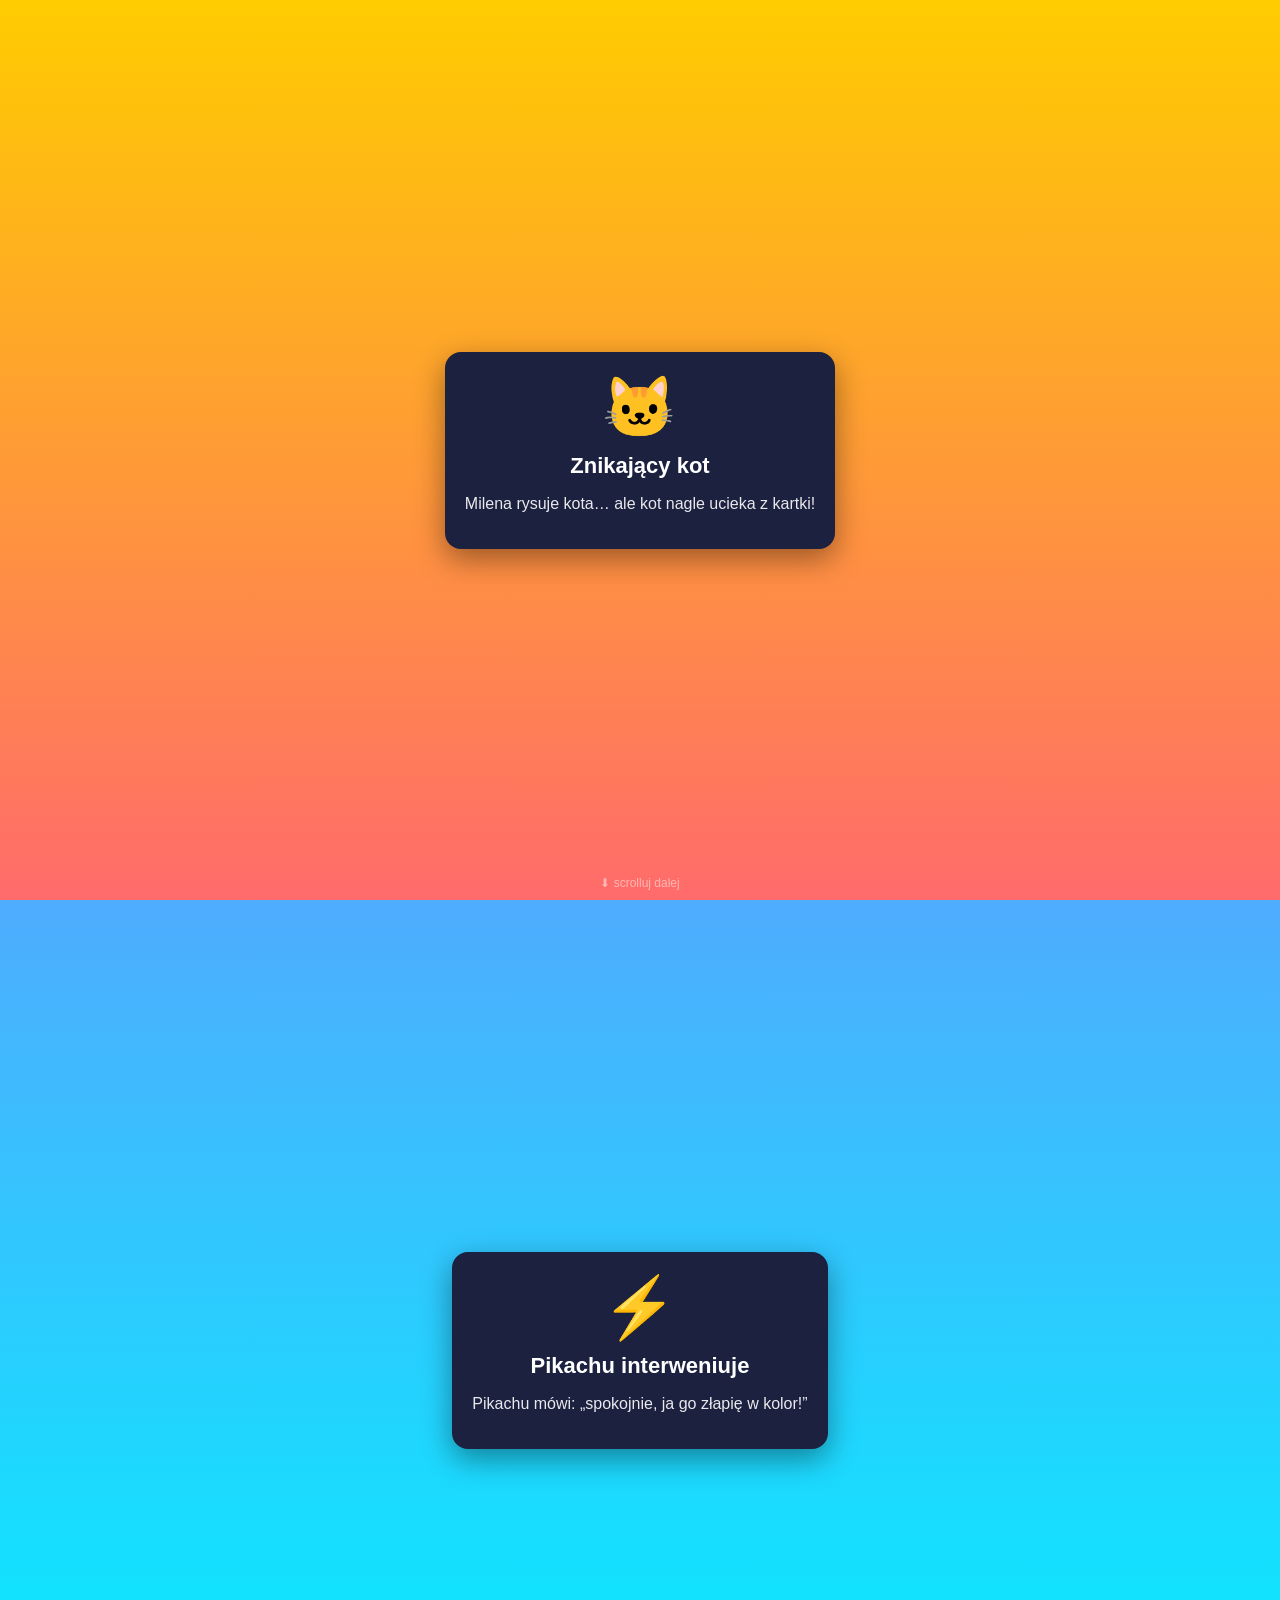
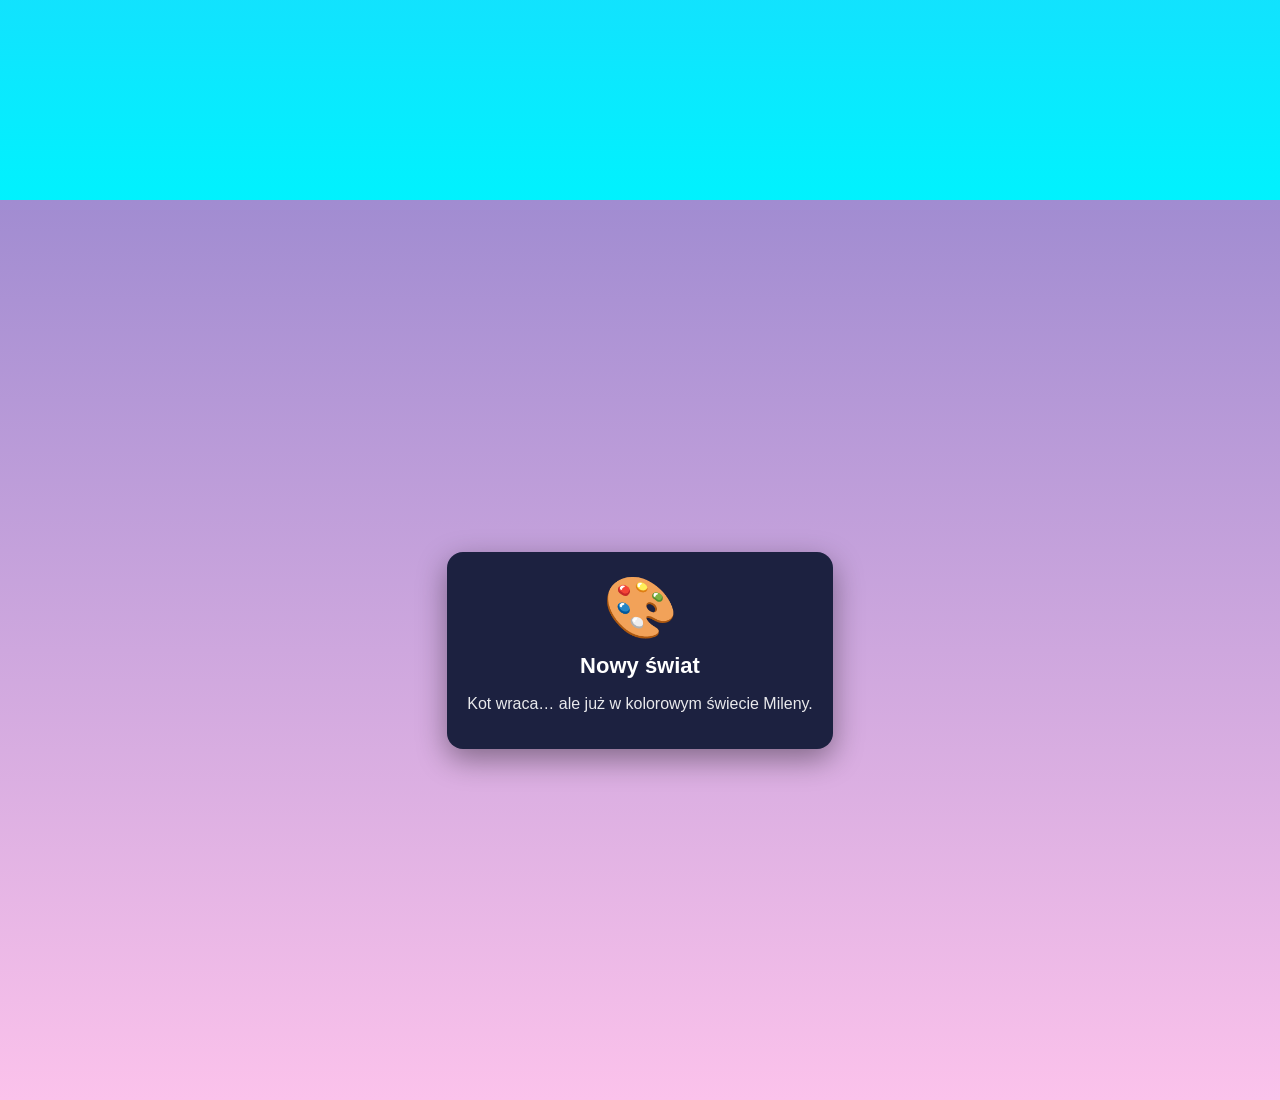
<file: index.html>
<!DOCTYPE html>
<html lang="pl">
<head>
<meta charset="UTF-8">
<meta name="viewport" content="width=device-width, initial-scale=1.0">
<title>Komiks Mileny</title>

<style>
  body {
    margin: 0;
    font-family: Arial, sans-serif;
    background: #0f1220;
    color: white;
  }

  .scene {
    height: 100vh;
    display: flex;
    flex-direction: column;
    justify-content: center;
    align-items: center;
    text-align: center;
    padding: 20px;
    box-sizing: border-box;
  }

  .panel {
    background: #1c2140;
    border-radius: 16px;
    padding: 20px;
    max-width: 500px;
    box-shadow: 0 10px 30px rgba(0,0,0,0.4);
  }

  .emoji {
    font-size: 60px;
    margin-bottom: 10px;
  }

  h2 {
    margin: 10px 0;
    font-size: 22px;
  }

  p {
    font-size: 16px;
    opacity: 0.9;
  }

  .hint {
    position: fixed;
    bottom: 10px;
    width: 100%;
    text-align: center;
    font-size: 12px;
    opacity: 0.5;
  }
</style>
</head>

<body>

<!-- KLATKA 1 -->
<div class="scene" style="background: linear-gradient(180deg,#ffcc00,#ff6b6b);">
  <div class="panel">
    <div class="emoji">🐱</div>
    <h2>Znikający kot</h2>
    <p>Milena rysuje kota… ale kot nagle ucieka z kartki!</p>
  </div>
</div>

<!-- KLATKA 2 -->
<div class="scene" style="background: linear-gradient(180deg,#4facfe,#00f2fe);">
  <div class="panel">
    <div class="emoji">⚡</div>
    <h2>Pikachu interweniuje</h2>
    <p>Pikachu mówi: „spokojnie, ja go złapię w kolor!”</p>
  </div>
</div>

<!-- KLATKA 3 -->
<div class="scene" style="background: linear-gradient(180deg,#a18cd1,#fbc2eb);">
  <div class="panel">
    <div class="emoji">🎨</div>
    <h2>Nowy świat</h2>
    <p>Kot wraca… ale już w kolorowym świecie Mileny.</p>
  </div>
</div>

<div class="hint">⬇ scrolluj dalej</div>

</body>
</html>
</file>
